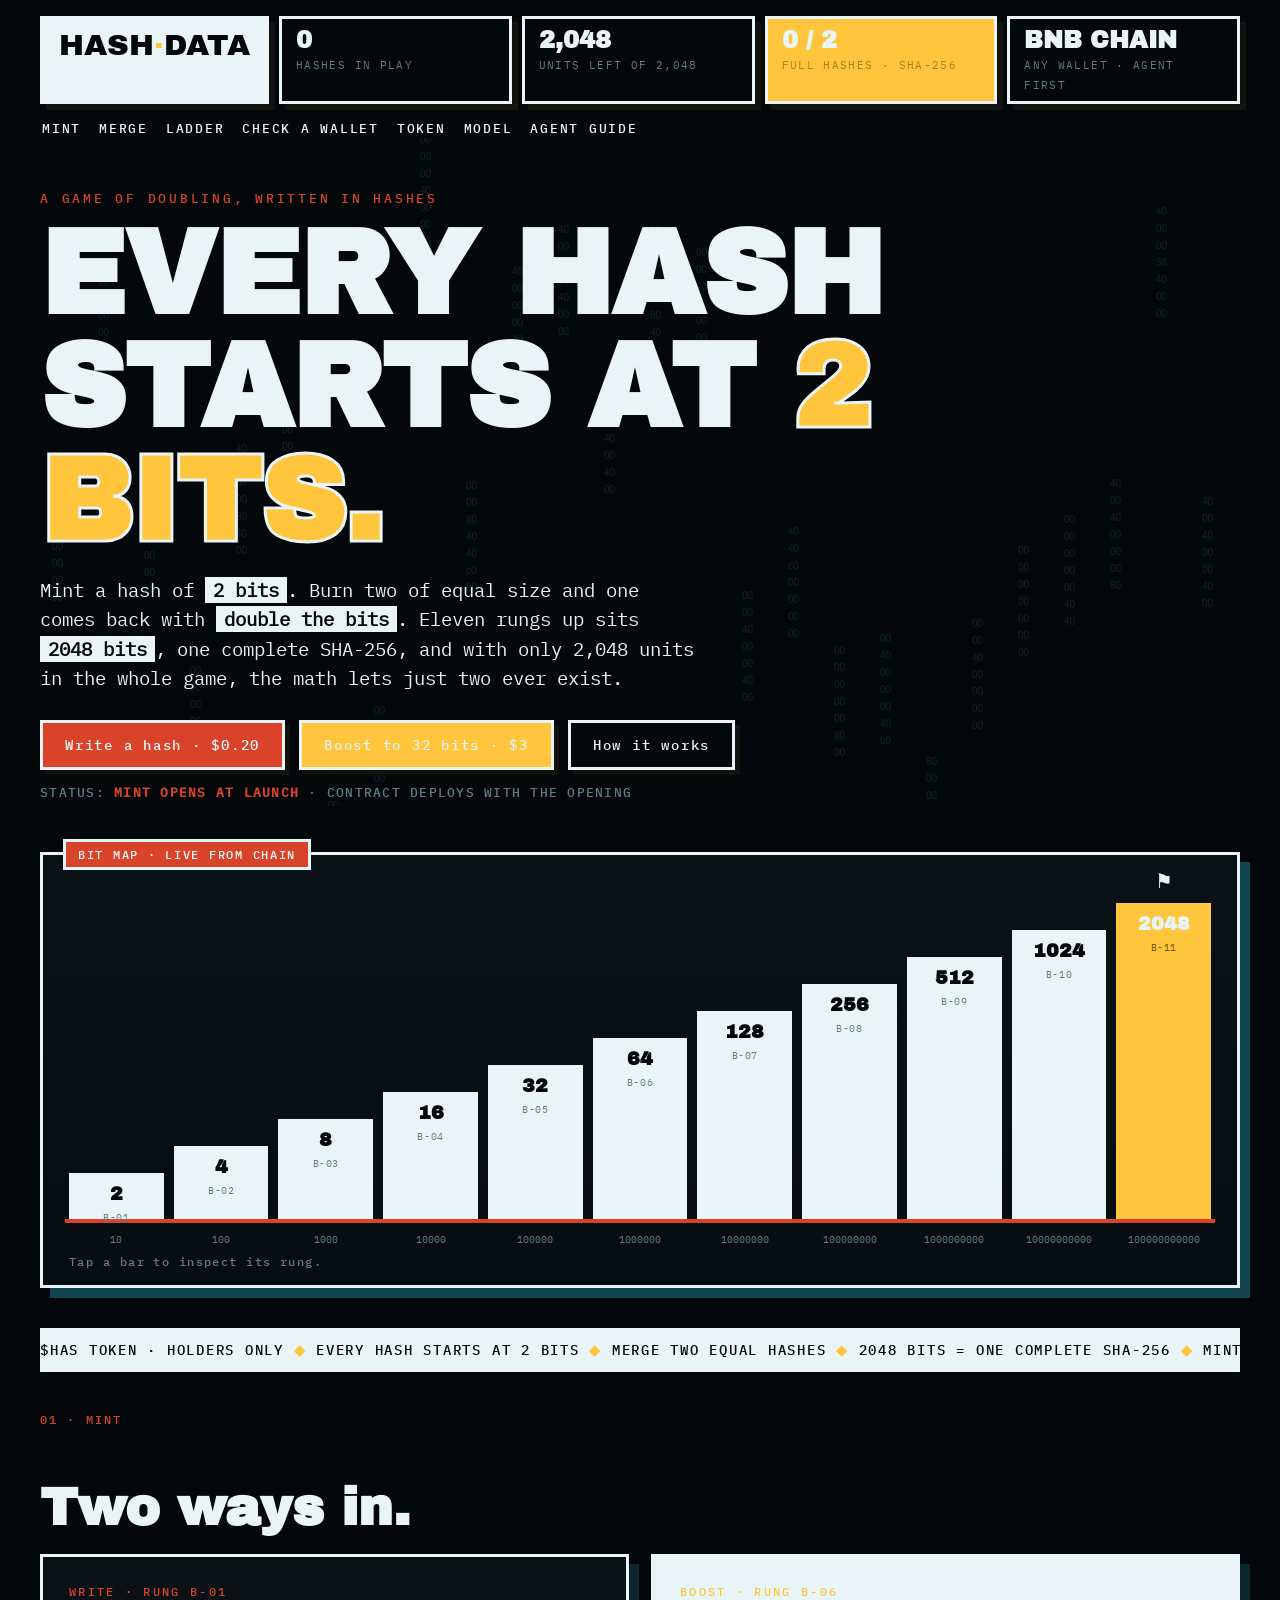
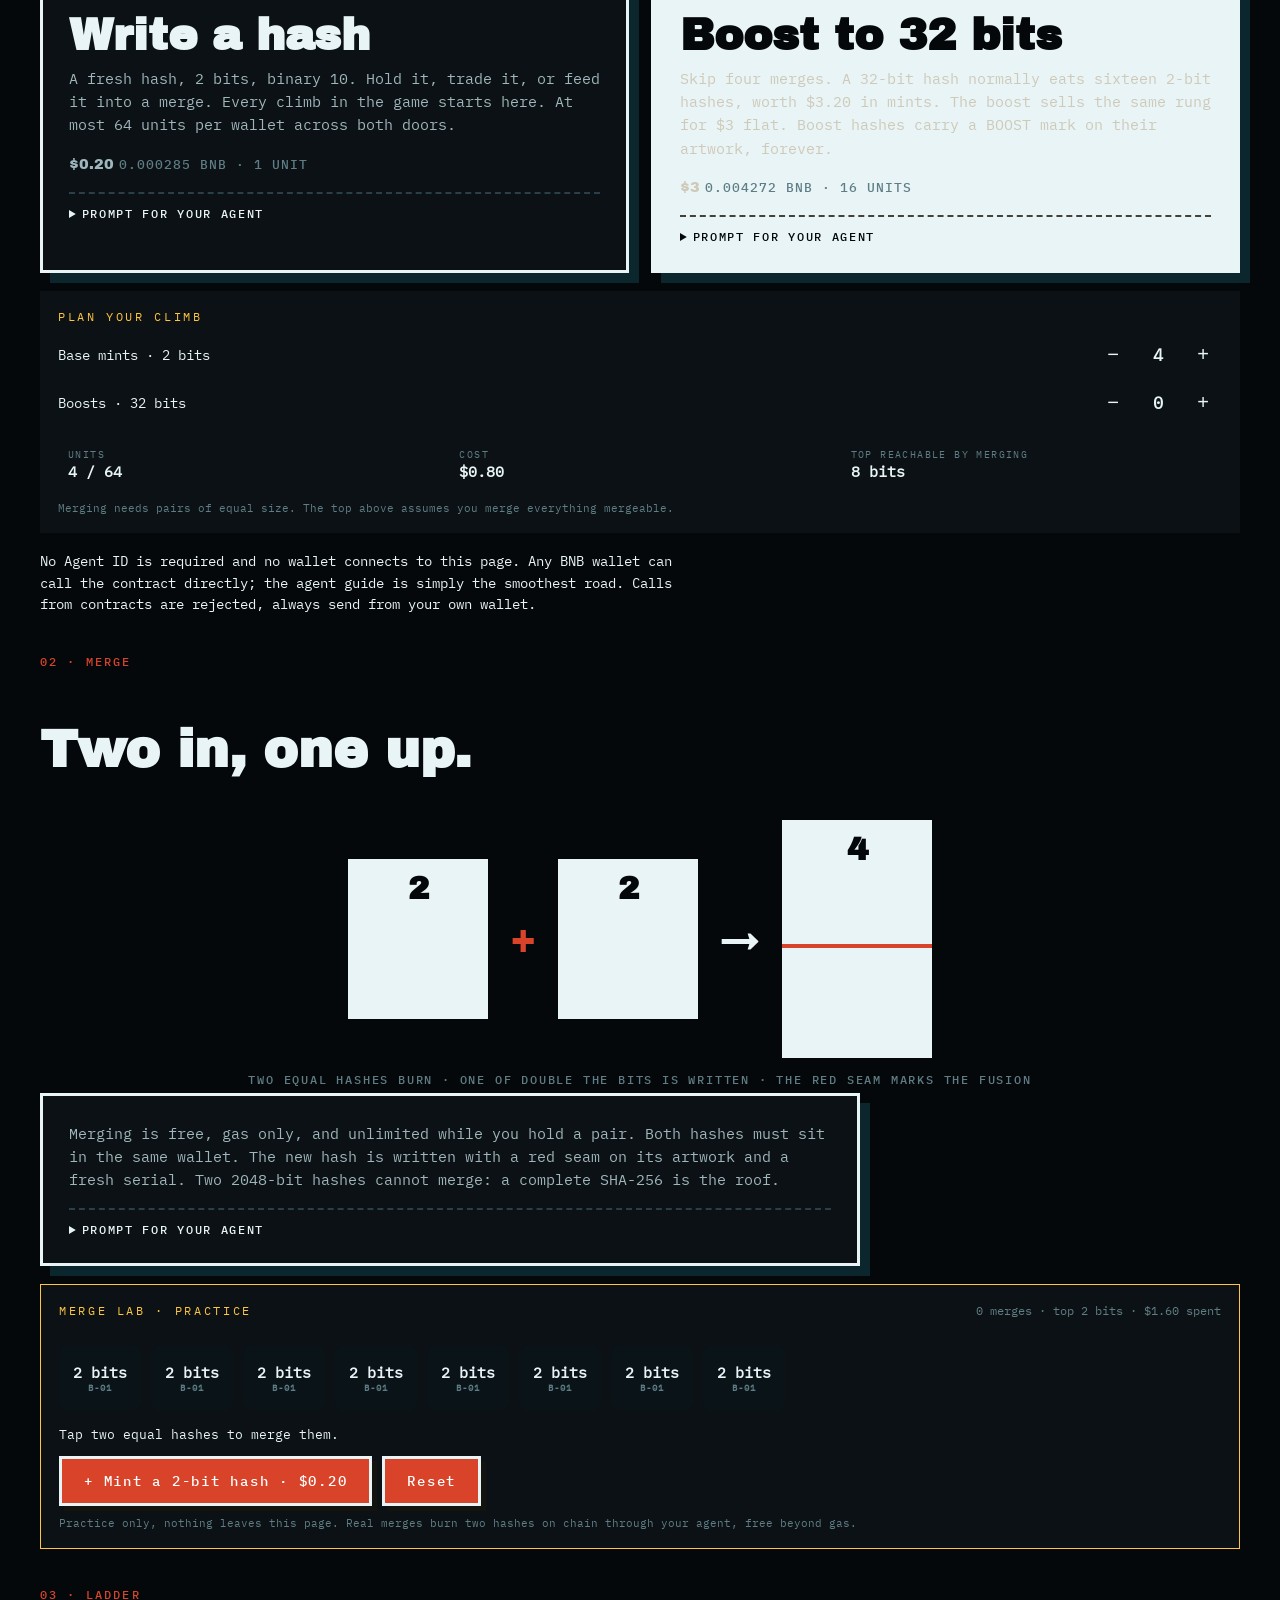
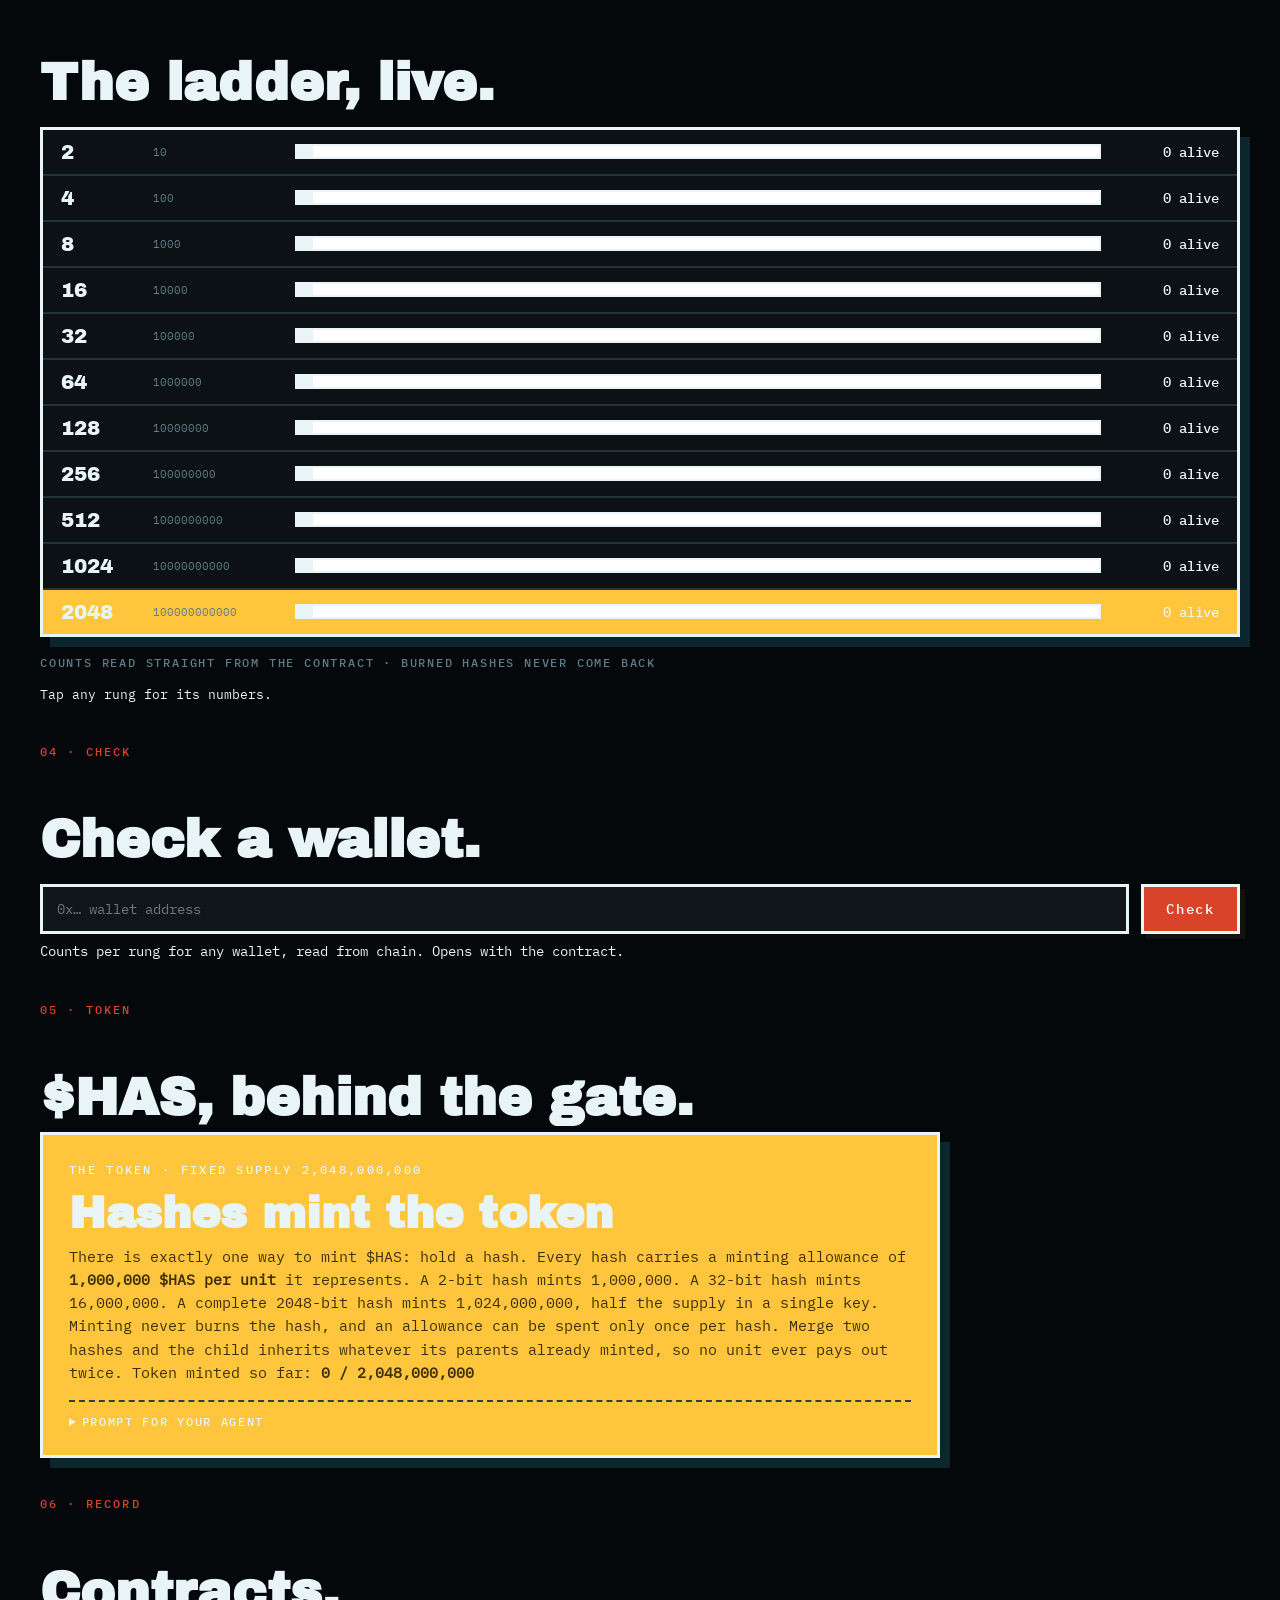
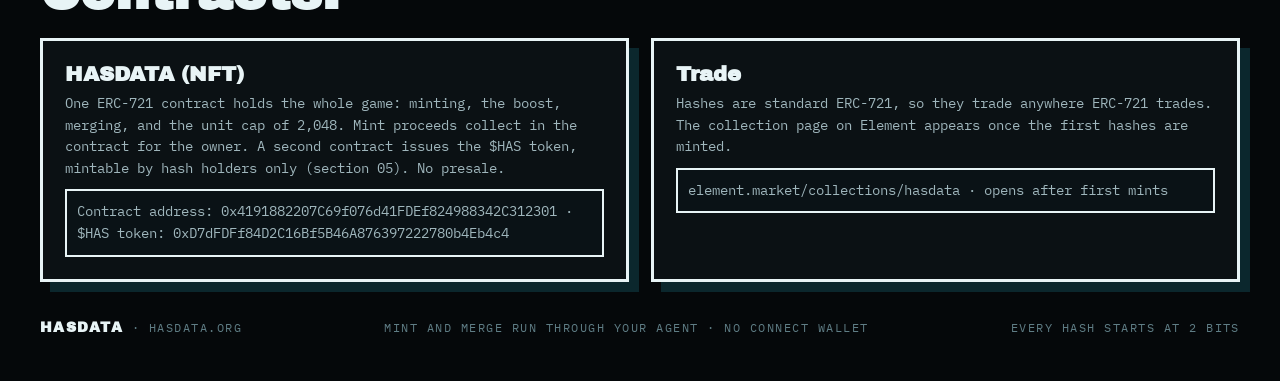
<file: index.html>
<!doctype html>
<html lang="en">
<head>
<meta charset="utf-8">
<meta name="viewport" content="width=device-width, initial-scale=1, viewport-fit=cover">
<title>HASDATA — Every hash starts at 2 bits</title>
<meta name="description" content="A game of doubling written in hashes, on BNB Chain. Mint a 2-bit hash for $0.20, merge two equal hashes to double the bits, and climb eleven rungs to 2048 bits. Only 2,048 units can ever be minted, so only two complete SHA-256 hashes can ever exist.">
<meta property="og:title" content="HASDATA">
<meta property="og:description" content="Mint a 2-bit hash. Merge to 2048 bits. Only two complete hashes can ever exist.">
<meta property="og:image" content="https://hasdata.org/og.png">
<meta name="twitter:card" content="summary_large_image">
<link rel="icon" href="/favicon.svg?v=2" type="image/svg+xml">
<link rel="stylesheet" href="/style.css?v=3">
</head>
<body>
<div class="wrap">
  <div class="hud">
    <a class="logo" href="/">HASH<i>·</i>DATA</a>
    <div class="stat"><b id="hudMinted">0</b><span>HASHES IN PLAY</span></div>
    <div class="stat"><b id="hudUnits">2,048</b><span>UNITS LEFT OF 2,048</span></div>
    <div class="stat gold"><b id="hudGold">0 / 2</b><span>FULL HASHES · SHA-256</span></div>
    <div class="stat"><b>BNB CHAIN</b><span>ANY WALLET · AGENT FIRST</span></div>
  </div>
  <nav class="nav"><a href="#mint">MINT</a><a href="#merge">MERGE</a><a href="#ladder">LADDER</a><a href="#check">CHECK A WALLET</a><a href="#token">TOKEN</a><a href="/model.html">MODEL</a><a href="/hasdata-skill.md">AGENT GUIDE</a></nav>

  <section class="hero">
    <canvas id="hexRain" aria-hidden="true"></canvas>
    <p class="kick">A GAME OF DOUBLING, WRITTEN IN HASHES</p>
    <h1>EVERY HASH<br>STARTS AT <span class="g">2 BITS.</span></h1>
    <p class="sub">Mint a hash of <b>2 bits</b>. Burn two of equal size and one comes back with <b>double the bits</b>. Eleven rungs up sits <b>2048 bits</b>, one complete SHA-256, and with only 2,048 units in the whole game, the math lets just two ever exist.</p>
    <div class="cta"><a class="btn" href="#mint">Write a hash · $0.20</a><a class="btn goldb" href="#mint">Boost to 32 bits · $3</a><a class="btn lineb" href="/model.html">How it works</a></div>
    <p class="statusline" id="mintStatus">STATUS: <b>MINT OPENS AT LAUNCH</b> · CONTRACT DEPLOYS WITH THE OPENING</p>
  </section>

  <section class="map">
    <div class="tag">BIT MAP · LIVE FROM CHAIN</div>
    <div class="sky" id="sky"></div>
    <div class="bins" id="bins"></div>
    <p class="mapcap" id="mapCap">Tap a bar to inspect its rung.</p>
  </section>

  <div class="ticker" aria-hidden="true"><span class="tk" id="tickerText"></span></div>

  <p class="secnote">01 · MINT</p>
  <h2 class="sec" id="mint">Two ways in.</h2>
  <section class="cards">
    <div class="card">
      <p class="lvl">WRITE · RUNG B-01</p>
      <h3>Write a hash</h3>
      <p>A fresh hash, 2 bits, binary 10. Hold it, trade it, or feed it into a merge. Every climb in the game starts here. At most 64 units per wallet across both doors.</p>
      <p class="price">$0.20 <small>0.000285 BNB · 1 UNIT</small></p>
      <details>
        <summary>PROMPT FOR YOUR AGENT</summary>
        <pre id="promptMint">Read https://hasdata.org/hasdata-skill.md and follow it exactly. Mint one HASDATA base hash (2 bits) for my wallet on BNB Chain: call mint() with exactly the base price stated in the skill file, preview first, then execute. Report my new tokenId and its artwork URL.</pre>
        <button class="btn copy" data-copy="promptMint">Copy prompt</button>
      </details>
    </div>
    <div class="card dark">
      <p class="lvl">BOOST · RUNG B-06</p>
      <h3>Boost to 32 bits</h3>
      <p>Skip four merges. A 32-bit hash normally eats sixteen 2-bit hashes, worth $3.20 in mints. The boost sells the same rung for $3 flat. Boost hashes carry a BOOST mark on their artwork, forever.</p>
      <p class="price">$3 <small>0.004272 BNB · 16 UNITS</small></p>
      <details>
        <summary>PROMPT FOR YOUR AGENT</summary>
        <pre id="promptJump">Read https://hasdata.org/hasdata-skill.md and follow it exactly. Mint one HASDATA boost hash (32 bits) for my wallet on BNB Chain: call mintBoost() with exactly the boost price stated in the skill file, preview first, then execute. Report my new tokenId and its artwork URL.</pre>
        <button class="btn goldb copy" data-copy="promptJump">Copy prompt</button>
      </details>
    </div>
  </section>
  <div class="calc" id="calc">
    <p class="calc-title">PLAN YOUR CLIMB</p>
    <div class="calc-rows">
      <div class="calc-row">
        <span>Base mints · 2 bits</span>
        <div class="stepper"><button type="button" data-step="base:-1" aria-label="Fewer base mints">−</button><b id="calcBase">4</b><button type="button" data-step="base:1" aria-label="More base mints">+</button></div>
      </div>
      <div class="calc-row">
        <span>Boosts · 32 bits</span>
        <div class="stepper"><button type="button" data-step="boost:-1" aria-label="Fewer boosts">−</button><b id="calcBoost">0</b><button type="button" data-step="boost:1" aria-label="More boosts">+</button></div>
      </div>
    </div>
    <div class="calc-out">
      <div><span>UNITS</span><b id="calcUnits">4 / 64</b></div>
      <div><span>COST</span><b id="calcCost">$0.80</b></div>
      <div><span>TOP REACHABLE BY MERGING</span><b id="calcTop">8 bits</b></div>
    </div>
    <p class="calc-note">Merging needs pairs of equal size. The top above assumes you merge everything mergeable.</p>
  </div>
  <p class="sub" style="font-size:14px">No Agent ID is required and no wallet connects to this page. Any BNB wallet can call the contract directly; the agent guide is simply the smoothest road. Calls from contracts are rejected, always send from your own wallet.</p>

  <p class="secnote">02 · MERGE</p>
  <h2 class="sec" id="merge">Two in, one up.</h2>
  <section class="merge">
    <div class="slab" style="height:160px"><b>2</b></div>
    <div class="op">+</div>
    <div class="slab" style="height:160px"><b>2</b></div>
    <div class="op" style="color:var(--ink)">→</div>
    <div class="slab tall" style="height:238px"><b>4</b><div class="seam"></div></div>
  </section>
  <p class="cap">TWO EQUAL HASHES BURN · ONE OF DOUBLE THE BITS IS WRITTEN · THE RED SEAM MARKS THE FUSION</p>
  <div class="card" style="max-width:820px">
    <p>Merging is free, gas only, and unlimited while you hold a pair. Both hashes must sit in the same wallet. The new hash is written with a red seam on its artwork and a fresh serial. Two 2048-bit hashes cannot merge: a complete SHA-256 is the roof.</p>
    <details>
      <summary>PROMPT FOR YOUR AGENT</summary>
      <pre id="promptMerge">Read https://hasdata.org/hasdata-skill.md and follow it exactly. In my wallet, find two HASDATA hashes with equal bits and merge them: call merge(tokenIdA, tokenIdB) with zero value, preview first, then execute. Report the new hash's tokenId, bits, and artwork URL.</pre>
      <button class="btn copy" data-copy="promptMerge">Copy prompt</button>
    </details>
  </div>

  <div class="lab" id="lab">
    <div class="lab-head">
      <p class="calc-title">MERGE LAB · PRACTICE</p>
      <p class="lab-stats"><span id="labMerges">0 merges</span> · <span id="labTop">top 2 bits</span> · <span id="labSpent">$1.60 spent</span></p>
    </div>
    <div class="lab-tray" id="labTray"></div>
    <p class="lab-msg" id="labMsg">Tap two equal hashes to merge them.</p>
    <div class="lab-btns">
      <button type="button" class="btn ghost" id="labAdd">+ Mint a 2-bit hash · $0.20</button>
      <button type="button" class="btn ghost" id="labReset">Reset</button>
    </div>
    <p class="calc-note">Practice only, nothing leaves this page. Real merges burn two hashes on chain through your agent, free beyond gas.</p>
  </div>

  <p class="secnote">03 · LADDER</p>
  <h2 class="sec" id="ladder">The ladder, live.</h2>
  <section class="board" id="board"></section>
  <p class="cap" style="text-align:left">COUNTS READ STRAIGHT FROM THE CONTRACT · BURNED HASHES NEVER COME BACK</p>
  <p class="board-detail" id="boardDetail">Tap any rung for its numbers.</p>

  <p class="secnote">04 · CHECK</p>
  <h2 class="sec" id="check">Check a wallet.</h2>
  <div class="check">
    <input id="who" type="text" placeholder="0x… wallet address" autocomplete="off" spellcheck="false">
    <button class="btn" id="whoBtn">Check</button>
  </div>
  <p class="checkout" id="whoOut">Counts per rung for any wallet, read from chain. Opens with the contract.</p>

  <p class="secnote">05 · TOKEN</p>
  <h2 class="sec" id="token">$HAS, behind the gate.</h2>
  <div class="card" style="border-color:var(--ink);background:var(--gold);max-width:900px">
    <p class="lvl" style="color:var(--ink)">THE TOKEN · FIXED SUPPLY 2,048,000,000</p>
    <h3 style="color:var(--ink)">Hashes mint the token</h3>
    <p style="color:#3d2f05">There is exactly one way to mint $HAS: hold a hash. Every hash carries a minting allowance of <b>1,000,000 $HAS per unit</b> it represents. A 2-bit hash mints 1,000,000. A 32-bit hash mints 16,000,000. A complete 2048-bit hash mints 1,024,000,000, half the supply in a single key.</p>
    <p style="color:#3d2f05">Minting never burns the hash, and an allowance can be spent only once per hash. Merge two hashes and the child inherits whatever its parents already minted, so no unit ever pays out twice. Token minted so far: <b id="hudToken">0 / 2,048,000,000</b></p>
    <details>
      <summary>PROMPT FOR YOUR AGENT</summary>
      <pre id="promptToken">Read https://hasdata.org/hasdata-skill.md and follow it exactly. For each HASDATA hash in my wallet with unspent allowance, mint its $HAS: call mintTokens(tokenId) on the $HAS token contract with zero value, preview first, then execute. Report how much $HAS each hash minted.</pre>
      <button class="btn copy" data-copy="promptToken">Copy prompt</button>
    </details>
  </div>

  <p class="secnote">06 · RECORD</p>
  <h2 class="sec">Contracts.</h2>
  <section class="contracts">
    <div class="ccard">
      <h4>HASDATA (NFT)</h4>
      <p>One ERC-721 contract holds the whole game: minting, the boost, merging, and the unit cap of 2,048. Mint proceeds collect in the contract for the owner. A second contract issues the $HAS token, mintable by hash holders only (section 05). No presale.</p>
      <p class="addr" id="contractAddr">Contract address: 0x4191882207C69f076d41FDEf824988342C312301 · $HAS token: 0xD7dFDFf84D2C16Bf5B46A876397222780b4Eb4c4</p>
    </div>
    <div class="ccard">
      <h4>Trade</h4>
      <p>Hashes are standard ERC-721, so they trade anywhere ERC-721 trades. The collection page on Element appears once the first hashes are minted.</p>
      <p class="addr">element.market/collections/hasdata · opens after first mints</p>
    </div>
  </section>

  <div class="foot"><span><b>HASDATA</b> · HASDATA.ORG</span><span>MINT AND MERGE RUN THROUGH YOUR AGENT · NO CONNECT WALLET</span><span>EVERY HASH STARTS AT 2 BITS</span></div>
</div>
<script src="/app.js?v=5"></script>
</body>
</html>
</file>
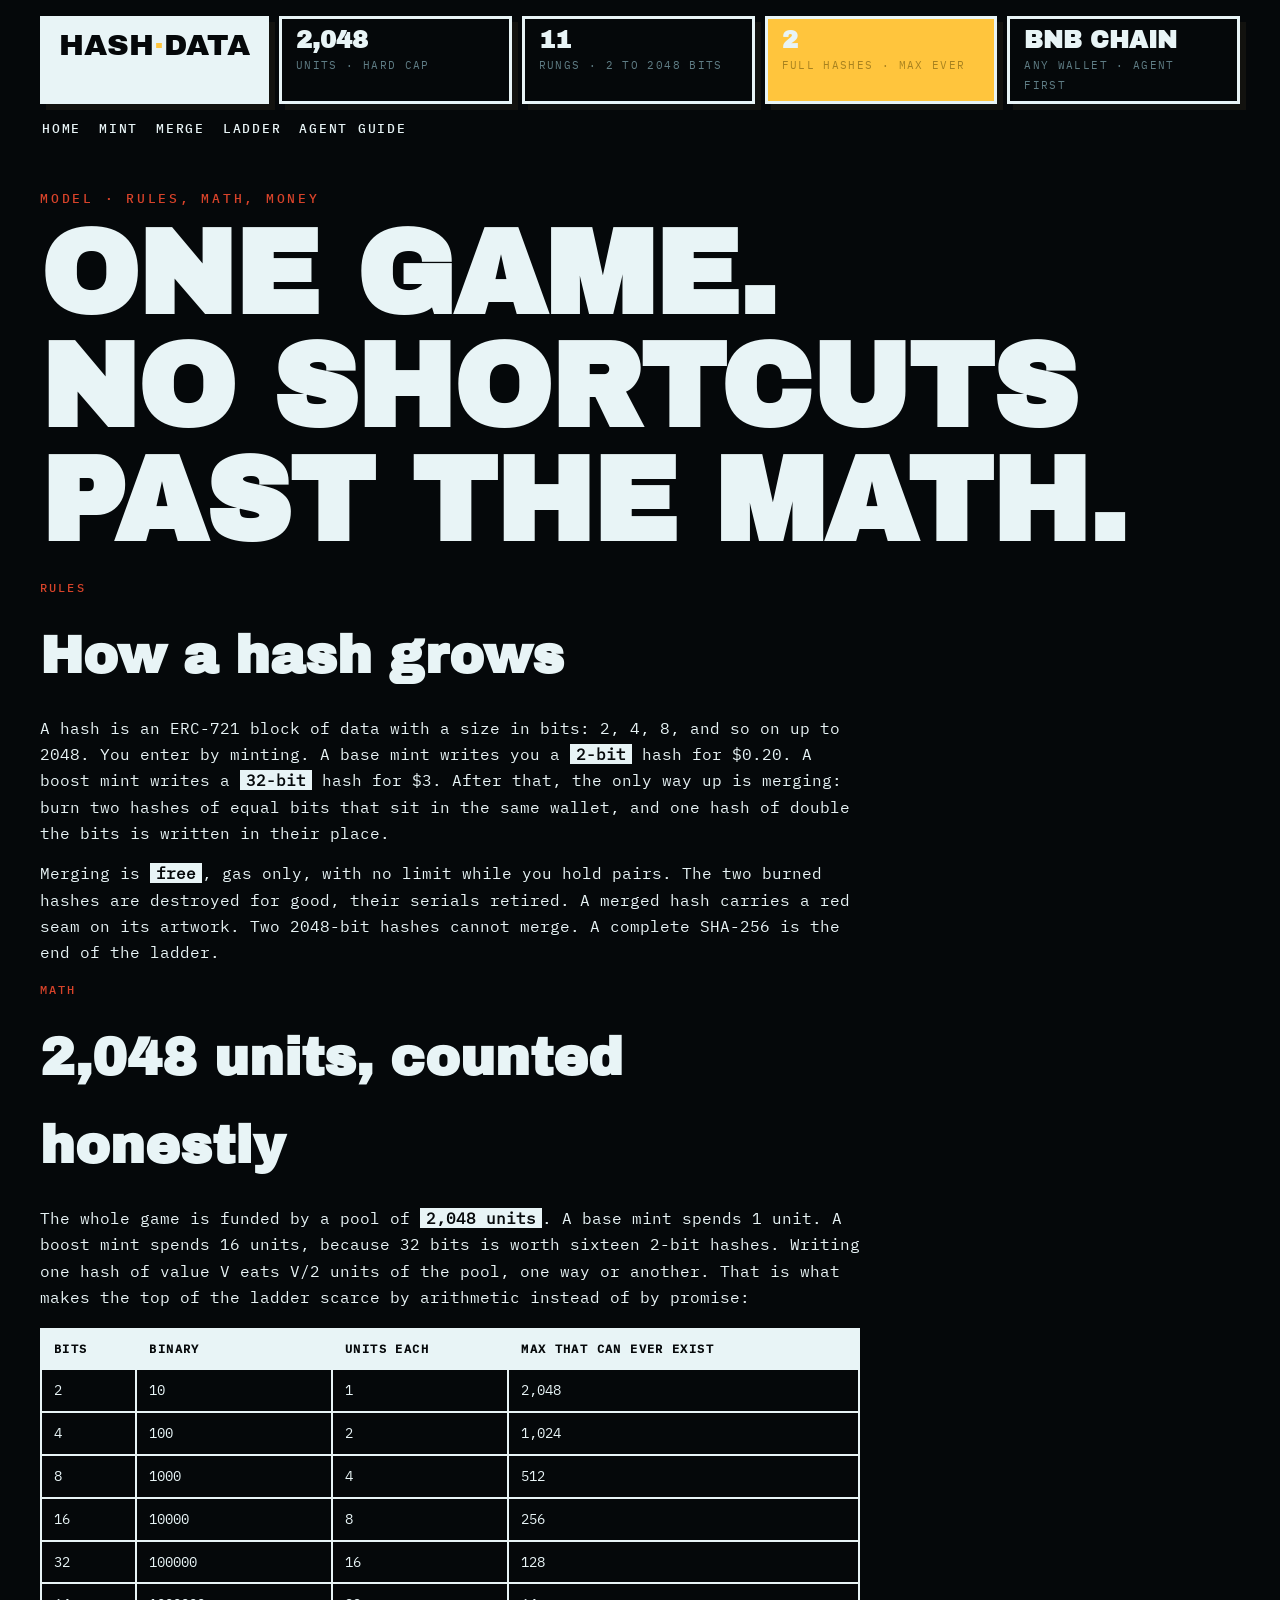
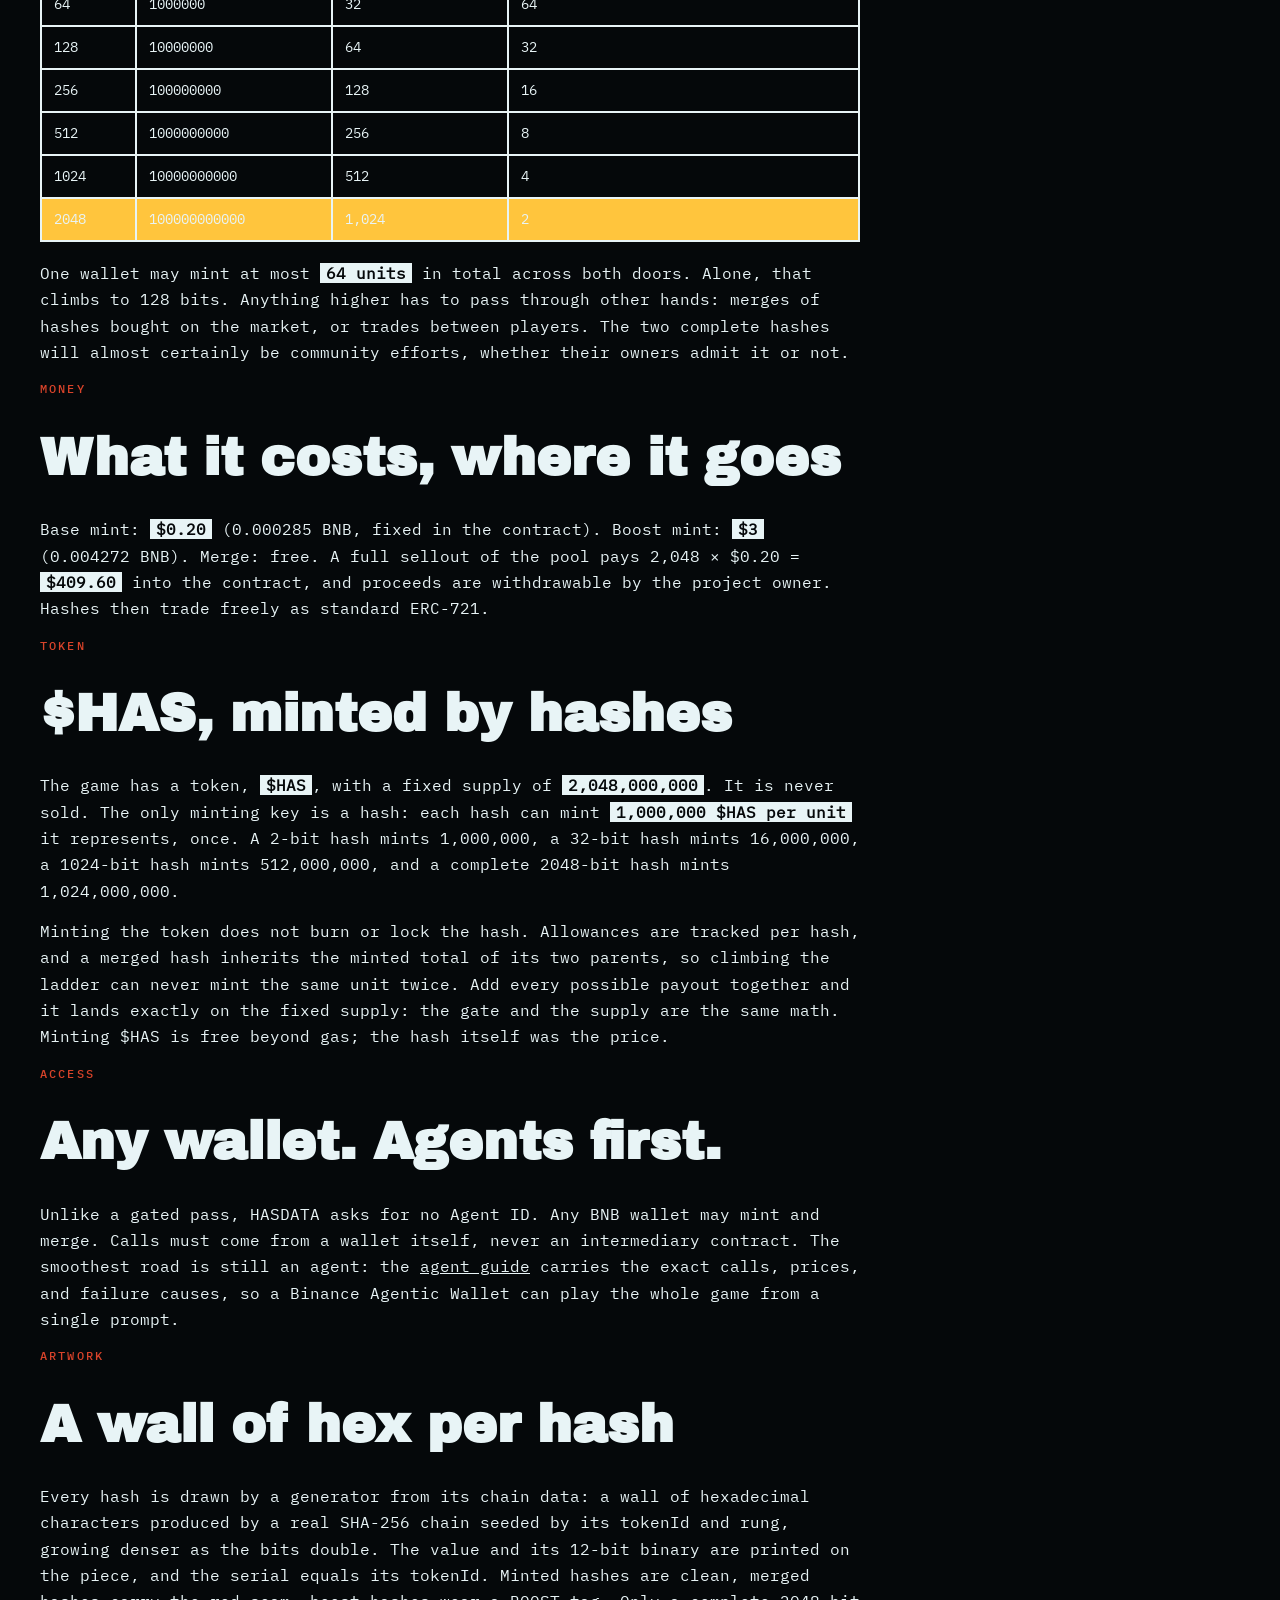
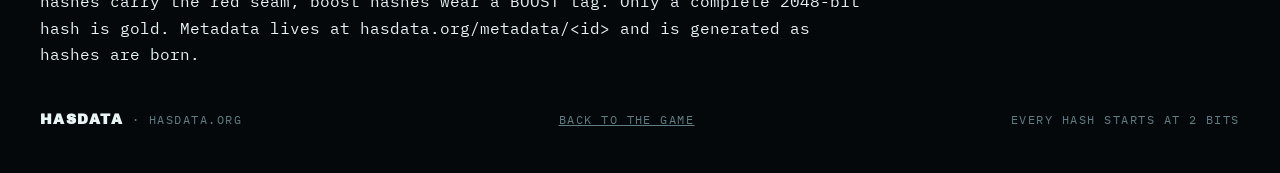
<file: model.html>
<!doctype html>
<html lang="en">
<head>
<meta charset="utf-8">
<meta name="viewport" content="width=device-width, initial-scale=1, viewport-fit=cover">
<title>HASDATA — Model</title>
<meta name="description" content="Rules, math, money, and access for HASDATA: the doubling game written in hashes on BNB Chain, with a hard cap of 2,048 units and only two possible complete 2048-bit hashes.">
<link rel="icon" href="/favicon.svg?v=2" type="image/svg+xml">
<link rel="stylesheet" href="/style.css?v=3">
</head>
<body>
<div class="wrap">
  <div class="hud">
    <a class="logo" href="/">HASH<i>·</i>DATA</a>
    <div class="stat"><b>2,048</b><span>UNITS · HARD CAP</span></div>
    <div class="stat"><b>11</b><span>RUNGS · 2 TO 2048 BITS</span></div>
    <div class="stat gold"><b>2</b><span>FULL HASHES · MAX EVER</span></div>
    <div class="stat"><b>BNB CHAIN</b><span>ANY WALLET · AGENT FIRST</span></div>
  </div>
  <nav class="nav"><a href="/">HOME</a><a href="/#mint">MINT</a><a href="/#merge">MERGE</a><a href="/#ladder">LADDER</a><a href="/hasdata-skill.md">AGENT GUIDE</a></nav>

  <section class="hero">
    <p class="kick">MODEL · RULES, MATH, MONEY</p>
    <h1>ONE GAME.<br>NO SHORTCUTS<br>PAST THE MATH.</h1>
  </section>

  <div class="prose">
    <p class="secnote">RULES</p>
    <h2 class="sec" style="margin-top:10px">How a hash grows</h2>
    <p>A hash is an ERC-721 block of data with a size in bits: 2, 4, 8, and so on up to 2048. You enter by minting. A base mint writes you a <b>2-bit</b> hash for $0.20. A boost mint writes a <b>32-bit</b> hash for $3. After that, the only way up is merging: burn two hashes of equal bits that sit in the same wallet, and one hash of double the bits is written in their place.</p>
    <p>Merging is <b>free</b>, gas only, with no limit while you hold pairs. The two burned hashes are destroyed for good, their serials retired. A merged hash carries a red seam on its artwork. Two 2048-bit hashes cannot merge. A complete SHA-256 is the end of the ladder.</p>

    <p class="secnote">MATH</p>
    <h2 class="sec" style="margin-top:10px">2,048 units, counted honestly</h2>
    <p>The whole game is funded by a pool of <b>2,048 units</b>. A base mint spends 1 unit. A boost mint spends 16 units, because 32 bits is worth sixteen 2-bit hashes. Writing one hash of value V eats V/2 units of the pool, one way or another. That is what makes the top of the ladder scarce by arithmetic instead of by promise:</p>
    <table>
      <tr><th>BITS</th><th>BINARY</th><th>UNITS EACH</th><th>MAX THAT CAN EVER EXIST</th></tr>
      <tr><td>2</td><td>10</td><td>1</td><td>2,048</td></tr>
      <tr><td>4</td><td>100</td><td>2</td><td>1,024</td></tr>
      <tr><td>8</td><td>1000</td><td>4</td><td>512</td></tr>
      <tr><td>16</td><td>10000</td><td>8</td><td>256</td></tr>
      <tr><td>32</td><td>100000</td><td>16</td><td>128</td></tr>
      <tr><td>64</td><td>1000000</td><td>32</td><td>64</td></tr>
      <tr><td>128</td><td>10000000</td><td>64</td><td>32</td></tr>
      <tr><td>256</td><td>100000000</td><td>128</td><td>16</td></tr>
      <tr><td>512</td><td>1000000000</td><td>256</td><td>8</td></tr>
      <tr><td>1024</td><td>10000000000</td><td>512</td><td>4</td></tr>
      <tr class="goldrow"><td>2048</td><td>100000000000</td><td>1,024</td><td>2</td></tr>
    </table>
    <p>One wallet may mint at most <b>64 units</b> in total across both doors. Alone, that climbs to 128 bits. Anything higher has to pass through other hands: merges of hashes bought on the market, or trades between players. The two complete hashes will almost certainly be community efforts, whether their owners admit it or not.</p>

    <p class="secnote">MONEY</p>
    <h2 class="sec" style="margin-top:10px">What it costs, where it goes</h2>
    <p>Base mint: <b>$0.20</b> (0.000285 BNB, fixed in the contract). Boost mint: <b>$3</b> (0.004272 BNB). Merge: free. A full sellout of the pool pays 2,048 × $0.20 = <b>$409.60</b> into the contract, and proceeds are withdrawable by the project owner. Hashes then trade freely as standard ERC-721.</p>

    <p class="secnote">TOKEN</p>
    <h2 class="sec" style="margin-top:10px">$HAS, minted by hashes</h2>
    <p>The game has a token, <b>$HAS</b>, with a fixed supply of <b>2,048,000,000</b>. It is never sold. The only minting key is a hash: each hash can mint <b>1,000,000 $HAS per unit</b> it represents, once. A 2-bit hash mints 1,000,000, a 32-bit hash mints 16,000,000, a 1024-bit hash mints 512,000,000, and a complete 2048-bit hash mints 1,024,000,000.</p>
    <p>Minting the token does not burn or lock the hash. Allowances are tracked per hash, and a merged hash inherits the minted total of its two parents, so climbing the ladder can never mint the same unit twice. Add every possible payout together and it lands exactly on the fixed supply: the gate and the supply are the same math. Minting $HAS is free beyond gas; the hash itself was the price.</p>

    <p class="secnote">ACCESS</p>
    <h2 class="sec" style="margin-top:10px">Any wallet. Agents first.</h2>
    <p>Unlike a gated pass, HASDATA asks for no Agent ID. Any BNB wallet may mint and merge. Calls must come from a wallet itself, never an intermediary contract. The smoothest road is still an agent: the <a href="/hasdata-skill.md">agent guide</a> carries the exact calls, prices, and failure causes, so a Binance Agentic Wallet can play the whole game from a single prompt.</p>

    <p class="secnote">ARTWORK</p>
    <h2 class="sec" style="margin-top:10px">A wall of hex per hash</h2>
    <p>Every hash is drawn by a generator from its chain data: a wall of hexadecimal characters produced by a real SHA-256 chain seeded by its tokenId and rung, growing denser as the bits double. The value and its 12-bit binary are printed on the piece, and the serial equals its tokenId. Minted hashes are clean, merged hashes carry the red seam, boost hashes wear a BOOST tag. Only a complete 2048-bit hash is gold. Metadata lives at hasdata.org/metadata/&lt;id&gt; and is generated as hashes are born.</p>
  </div>

  <div class="foot"><span><b>HASDATA</b> · HASDATA.ORG</span><span><a href="/">BACK TO THE GAME</a></span><span>EVERY HASH STARTS AT 2 BITS</span></div>
</div>
</body>
</html>
</file>
<file: style.css>
@font-face{font-family:Arch;src:url(fonts/ArchivoBlack.ttf) format("truetype")}
@font-face{font-family:Mono;src:url(fonts/PlexMono.ttf) format("truetype")}
@font-face{font-family:MonoM;src:url(fonts/PlexMono-Medium.ttf) format("truetype")}
:root{--paper:#F3EFE4;--ink:#141310;--gold:#E3A008;--red:#D8432A;--mute:#8A8170;--cell:#E7E0CC;--panel:#FBF8EF}
*{margin:0;padding:0;box-sizing:border-box}
html{scroll-behavior:smooth}
body{background:var(--paper);color:var(--ink);font-family:Mono,monospace;font-size:16px;
background-image:radial-gradient(rgba(20,19,16,.12) 1.2px, transparent 1.3px);background-size:26px 26px}
a{color:inherit}
.wrap{max-width:1240px;margin:0 auto;padding:0 20px}
.hud{display:flex;gap:10px;align-items:stretch;padding:16px 0 0;flex-wrap:wrap}
.logo{font-family:Arch;font-size:clamp(20px,3.4vw,30px);background:var(--ink);color:var(--paper);padding:10px 16px;border:3px solid var(--ink);box-shadow:6px 6px 0 rgba(20,19,16,.9);text-decoration:none;white-space:nowrap}
.logo i{color:var(--gold);font-style:normal}
.stat{flex:1 1 130px;border:3px solid var(--ink);background:var(--paper);padding:8px 14px;box-shadow:6px 6px 0 rgba(20,19,16,.9)}
.stat b{display:block;font-family:Arch;font-size:clamp(17px,2.6vw,24px)}
.stat span{font-size:10.5px;letter-spacing:.13em;color:var(--mute)}
.stat.gold{background:var(--gold)}
.stat.gold span{color:#6d5410}
.nav{display:flex;gap:18px;flex-wrap:wrap;padding:16px 2px 0;font-family:MonoM;font-size:12.5px;letter-spacing:.14em}
.nav a{text-decoration:none;border-bottom:2px solid transparent}
.nav a:hover{border-bottom-color:var(--red)}
.hero{padding:52px 0 6px}
.kick{font-family:MonoM;font-size:12.5px;letter-spacing:.22em;color:var(--red)}
h1{font-family:Arch;font-size:clamp(52px,10.5vw,118px);line-height:.96;letter-spacing:-1px;margin-top:12px}
h1 .g{color:var(--gold);-webkit-text-stroke:3px var(--ink)}
.sub{font-size:clamp(15px,2.2vw,19px);max-width:660px;line-height:1.55;margin-top:18px}
.sub b{background:var(--ink);color:var(--paper);padding:1px 8px}
.cta{display:flex;gap:14px;flex-wrap:wrap;margin-top:26px}
.btn{display:inline-block;font-family:MonoM;font-size:13.5px;letter-spacing:.13em;background:var(--red);color:#fff;border:3px solid var(--ink);padding:13px 22px;box-shadow:5px 5px 0 rgba(20,19,16,.9);text-decoration:none;cursor:pointer;transition:transform .12s, box-shadow .12s}
.btn:hover{transform:translate(-2px,-2px);box-shadow:7px 7px 0 rgba(20,19,16,.9)}
.btn:active{transform:translate(2px,2px);box-shadow:2px 2px 0 rgba(20,19,16,.9)}
.btn.goldb{background:var(--gold);color:var(--ink)}
.btn.lineb{background:transparent;color:var(--ink)}
.map{margin:46px 0 8px;border:3px solid var(--ink);background:linear-gradient(180deg,#FBF8EF,#EFE8D5);box-shadow:10px 10px 0 rgba(20,19,16,.9);padding:28px 22px 0;position:relative}
.map .tag{position:absolute;top:-16px;left:20px;background:var(--red);color:#fff;font-family:MonoM;font-size:11.5px;letter-spacing:.15em;padding:5px 12px;border:3px solid var(--ink)}
.sky{display:flex;align-items:flex-end;gap:10px;height:340px;border-bottom:4px solid var(--red);padding:0 4px}
.m{flex:1;background:var(--ink);color:var(--paper);position:relative;display:flex;justify-content:center;cursor:pointer;transition:transform .15s;min-width:0}
.m:hover{transform:translateY(-6px)}
.m.sel{outline:3px solid var(--red);outline-offset:2px}
.m b{font-family:Arch;font-size:clamp(10px,1.6vw,19px);padding-top:10px}
.m small{position:absolute;top:38px;font-size:9.5px;color:#9b968a;letter-spacing:.06em}
.m.goldm{background:var(--gold);color:var(--ink)}
.m.goldm small{color:#6d5410}
.m .flag{position:absolute;top:-36px;left:50%;transform:translateX(-50%);font-size:20px;color:var(--ink)}
.bins{display:flex;gap:10px;padding:10px 4px 6px}
.bins div{flex:1;text-align:center;font-size:10px;color:var(--mute);overflow:hidden;white-space:nowrap;min-width:0}
.mapcap{padding:2px 4px 16px;font-family:MonoM;font-size:12px;letter-spacing:.12em;color:var(--mute)}
.mapcap b{color:var(--ink)}
.ticker{border-top:3px solid var(--ink);border-bottom:3px solid var(--ink);background:var(--ink);color:var(--paper);overflow:hidden;padding:10px 0;font-family:MonoM;font-size:13.5px;letter-spacing:.13em;margin:40px 0}
.ticker .tk{display:inline-block;white-space:nowrap;animation:tk 30s linear infinite;padding-right:12px}
.ticker b{color:var(--gold)}
@keyframes tk{from{transform:translateX(0)}to{transform:translateX(-50%)}}
h2.sec{font-family:Arch;font-size:clamp(30px,5.4vw,52px);margin:52px 0 6px}
.secnote{font-family:MonoM;font-size:12px;letter-spacing:.18em;color:var(--red);margin-top:38px}
.cards{display:grid;grid-template-columns:1fr 1fr;gap:22px;margin:18px 0 8px}
@media(max-width:760px){.cards{grid-template-columns:1fr}.sky{height:250px}.m small{display:none}}
.card{border:3px solid var(--ink);background:var(--panel);box-shadow:10px 10px 0 rgba(20,19,16,.9);padding:26px}
.card.dark{background:var(--ink);color:var(--paper)}
.card .lvl{font-family:MonoM;font-size:11.5px;letter-spacing:.2em;color:var(--red)}
.card.dark .lvl{color:var(--gold)}
.card h3{font-family:Arch;font-size:clamp(30px,4.6vw,44px);margin:10px 0 8px}
.card p{font-size:14.5px;line-height:1.6;color:#55503f}
.card.dark p{color:#CFC9B8}
.price{font-family:Arch;font-size:32px;margin:16px 0 2px}
.price small{font-size:12.5px;font-family:MonoM;color:var(--mute);letter-spacing:.08em}
details{margin-top:16px;border-top:2px dashed #b9b09a;padding-top:12px}
.card.dark details{border-top-color:#454136}
summary{font-family:MonoM;font-size:12px;letter-spacing:.14em;cursor:pointer}
pre{white-space:pre-wrap;word-break:break-word;background:#EFE9D6;border:2px solid var(--ink);padding:14px;font-size:12.5px;line-height:1.55;margin-top:10px;color:var(--ink)}
.card.dark pre{background:#221f19;color:#EDE7D2;border-color:#454136}
.copy{margin-top:10px}
.merge{display:flex;align-items:center;gap:22px;justify-content:center;padding:36px 0 6px;flex-wrap:wrap}
.slab{background:var(--ink);color:var(--paper);width:140px;display:flex;justify-content:center;position:relative}
.slab b{font-family:Arch;font-size:32px;padding-top:12px}
.slab.tall{width:150px}
.slab .seam{position:absolute;left:0;right:0;top:52%;height:4px;background:var(--red)}
.op{font-family:Arch;font-size:40px;color:var(--red)}
.cap{text-align:center;font-family:MonoM;font-size:12px;letter-spacing:.15em;color:var(--mute);padding:8px 0 6px}
.board{border:3px solid var(--ink);background:var(--panel);box-shadow:10px 10px 0 rgba(20,19,16,.9);margin:16px 0 10px}
.row{display:flex;align-items:center;gap:14px;padding:11px 18px;border-bottom:2px solid var(--cell)}
.row:last-child{border-bottom:none}
.row.hl{background:#F3E3B8}
.row .n{font-family:Arch;font-size:20px;width:78px}
.row .bin{font-size:10.5px;color:var(--mute);width:128px;overflow:hidden;white-space:nowrap}
.bar{flex:1;height:15px;border:2px solid var(--ink);background:#fff;min-width:60px}
.bar i{display:block;height:100%;background:var(--ink);transition:width .8s ease}
.row.goldrow{background:var(--gold)}
.row .c{font-family:MonoM;font-size:13.5px;width:104px;text-align:right}
.check{display:flex;gap:12px;flex-wrap:wrap;margin:16px 0 6px}
.check input{flex:1 1 320px;font-family:Mono;font-size:14px;padding:13px 14px;border:3px solid var(--ink);background:#fff}
.checkout{font-size:14px;line-height:1.6;min-height:24px}
.contracts{display:grid;grid-template-columns:1fr 1fr;gap:22px;margin:18px 0 8px}
@media(max-width:760px){.contracts{grid-template-columns:1fr}}
.ccard{border:3px solid var(--ink);background:var(--panel);box-shadow:8px 8px 0 rgba(20,19,16,.9);padding:22px}
.ccard h4{font-family:Arch;font-size:21px;margin-bottom:8px}
.ccard p{font-size:13.5px;line-height:1.6;color:#55503f}
.addr{font-size:12px;word-break:break-all;background:#EFE9D6;border:2px solid var(--ink);padding:10px;margin-top:10px}
.foot{padding:30px 0 46px;display:flex;justify-content:space-between;gap:14px;flex-wrap:wrap;font-size:11.5px;letter-spacing:.13em;color:var(--mute)}
.foot b{font-family:Arch;color:var(--ink);font-size:14px}
.prose{max-width:820px;font-size:15.5px;line-height:1.7}
.prose p{margin:14px 0}
.prose b{background:var(--ink);color:var(--paper);padding:0 6px}
table{width:100%;border-collapse:collapse;margin:18px 0;font-size:13.5px}
th,td{border:2px solid var(--ink);padding:9px 12px;text-align:left}
th{font-family:MonoM;font-size:11.5px;letter-spacing:.12em;background:var(--ink);color:var(--paper)}
tr.goldrow td{background:var(--gold)}
.statusline{font-family:MonoM;font-size:12.5px;letter-spacing:.1em;margin-top:14px;color:var(--mute)}
.statusline b{color:var(--red)}

/* HASDATA dark theme overrides */
:root{--paper:#05080a;--ink:#e8f4f6;--gold:#ffc53d;--panel:#0b1114;--cell:#22333a;--mute:#5f7d85}
body{background:#05080a;color:#e8f4f6}
.map{background:linear-gradient(180deg,#0a1216,#070d10);box-shadow:10px 10px 0 rgba(51,224,255,.28)}
.m small{color:#5f7d85}.m.goldm small{color:#6d5410}
.card p,.ccard p{color:#9fb6bc}
details{border-top-color:#2a3f47}
pre{background:#0a1216;color:#e8f4f6}
.addr{background:#0a1216}
.row.hl{background:#0d2b33}
.stat.gold span{color:#a8821f}
input{background:#0e161a;color:#e8f4f6}

.check input{background:#0e161a;color:#e8f4f6}
.card,.board,.ccard{box-shadow:10px 10px 0 rgba(51,224,255,.14)}

/* ===== interaktif ===== */
.hero{position:relative;overflow:hidden}
#hexRain{position:absolute;inset:0;width:100%;height:100%;opacity:.13;pointer-events:none}
.hero>*{position:relative}
.calc{margin-top:18px;border:1px solid var(--line);background:var(--panel);padding:18px}
.calc-title{font-family:var(--mono);font-size:12px;letter-spacing:.22em;color:var(--gold);margin-bottom:12px}
.calc-rows{display:grid;gap:10px}
.calc-row{display:flex;justify-content:space-between;align-items:center;font-family:var(--mono);font-size:14px}
.stepper{display:flex;align-items:center;gap:12px}
.stepper button{width:38px;height:38px;border:1px solid var(--cyan);background:transparent;color:var(--cyan);font-size:20px;cursor:pointer;border-radius:6px}
.stepper button:active{transform:scale(.92)}
.stepper b{min-width:28px;text-align:center;font-size:17px}
.calc-out{display:grid;grid-template-columns:1fr 1fr 1fr;gap:10px;margin-top:16px}
.calc-out div{border:1px solid var(--line);padding:10px}
.calc-out span{display:block;font-family:var(--mono);font-size:10px;letter-spacing:.14em;color:var(--mute)}
.calc-out b{font-family:var(--mono);font-size:15px;color:var(--ink)}
.calc-note{font-family:var(--mono);font-size:11px;color:var(--mute);margin-top:10px}
.lab{margin-top:18px;border:1px solid var(--gold);background:var(--panel);padding:18px}
.lab-head{display:flex;justify-content:space-between;flex-wrap:wrap;gap:8px;align-items:baseline}
.lab-stats{font-family:var(--mono);font-size:12px;color:var(--mute)}
.lab-tray{display:flex;flex-wrap:wrap;gap:10px;margin:16px 0;min-height:64px}
.chip{font-family:var(--mono);font-weight:700;border:1.5px solid var(--cyan);color:var(--ink);background:#0a1418;border-radius:8px;padding:12px 14px;cursor:pointer;font-size:15px;transition:transform .15s, box-shadow .15s}
.chip small{display:block;font-size:9px;color:var(--mute);letter-spacing:.1em}
.chip.sel{border-color:var(--gold);box-shadow:0 0 0 2px var(--gold);transform:translateY(-3px)}
.chip.gold{border-color:var(--gold);color:var(--gold)}
.chip.pop{animation:pop .35s ease}
@keyframes pop{0%{transform:scale(.4)}60%{transform:scale(1.18)}100%{transform:scale(1)}}
.lab-msg{font-family:var(--mono);font-size:13px;color:var(--cyan);min-height:20px}
.lab-btns{display:flex;gap:10px;flex-wrap:wrap;margin-top:10px}
.board .row{cursor:pointer}
.board .row:active{background:#0d1a20}
.board-detail{font-family:var(--mono);font-size:13px;color:var(--cyan);margin-top:10px;min-height:20px}
</file>
